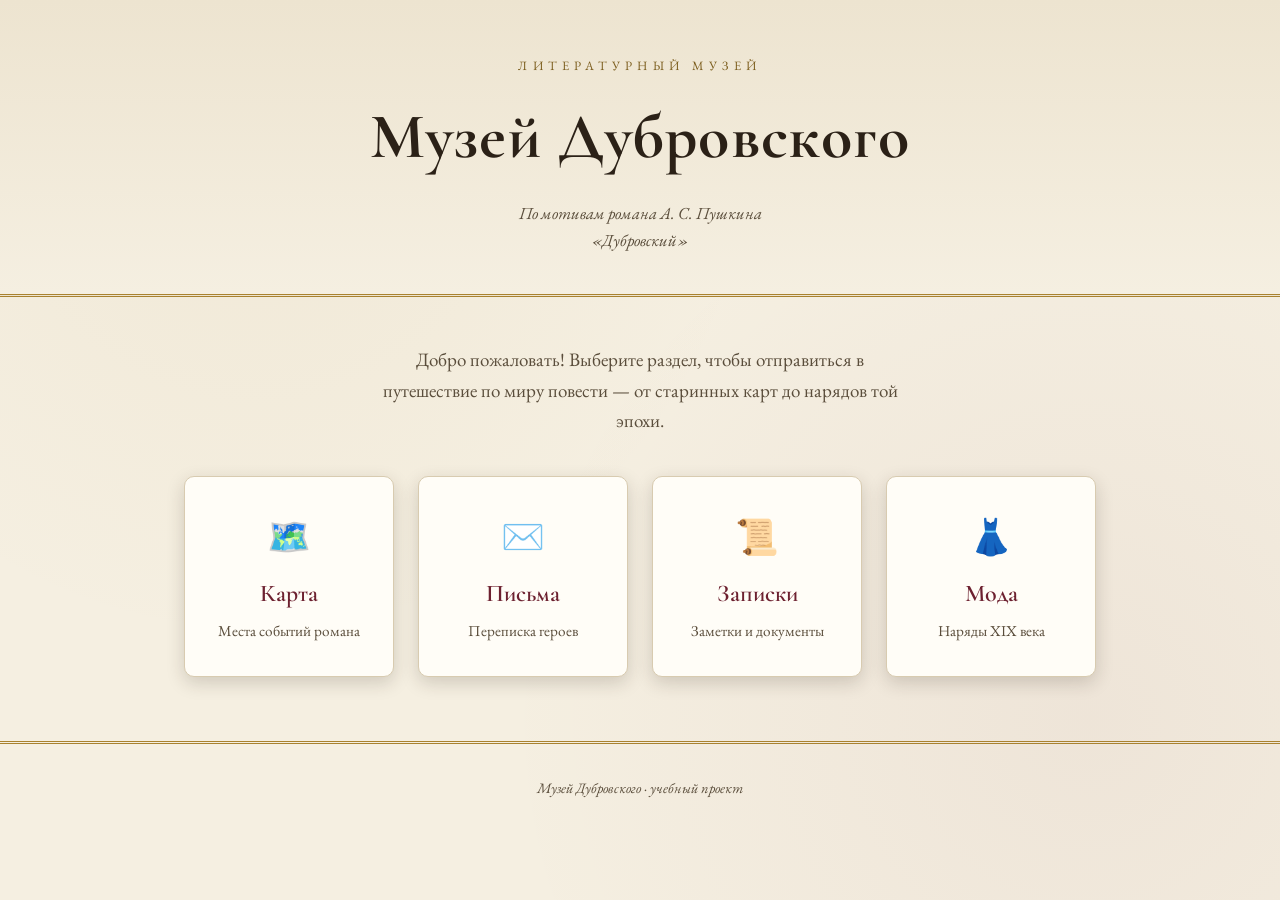
<file: index.html>
<!DOCTYPE html>
<html lang="ru">
<head>
    <meta charset="UTF-8">
    <meta name="viewport" content="width=device-width, initial-scale=1.0">
    <title>Музей Дубровского</title>
    <link rel="stylesheet" href="styles.css">
</head>
<body>
    <header class="site-header">
        <span class="kicker">Литературный музей</span>
        <h1>Музей Дубровского</h1>
        <p class="subtitle">По мотивам романа А.&nbsp;С.&nbsp;Пушкина «Дубровский»</p>
    </header>

    <main class="container">
        <p class="lead">
            Добро пожаловать! Выберите раздел, чтобы отправиться в путешествие
            по миру повести — от старинных карт до нарядов той эпохи.
        </p>

        <nav class="nav-grid">
            <a class="nav-card" href="maps.html">
                <span class="icon">🗺️</span>
                <span class="label">Карта</span>
                <span class="hint">Места событий романа</span>
            </a>
            <a class="nav-card" href="https://google.com">
                <span class="icon">✉️</span>
                <span class="label">Письма</span>
                <span class="hint">Переписка героев</span>
            </a>
            <a class="nav-card" href="https://google.com">
                <span class="icon">📜</span>
                <span class="label">Записки</span>
                <span class="hint">Заметки и документы</span>
            </a>
            <a class="nav-card" href="fashion.html">
                <span class="icon">👗</span>
                <span class="label">Мода</span>
                <span class="hint">Наряды XIX века</span>
            </a>
        </nav>
    </main>

    <footer class="site-footer">
        Музей Дубровского · учебный проект
    </footer>
</body>
</html>
</file>
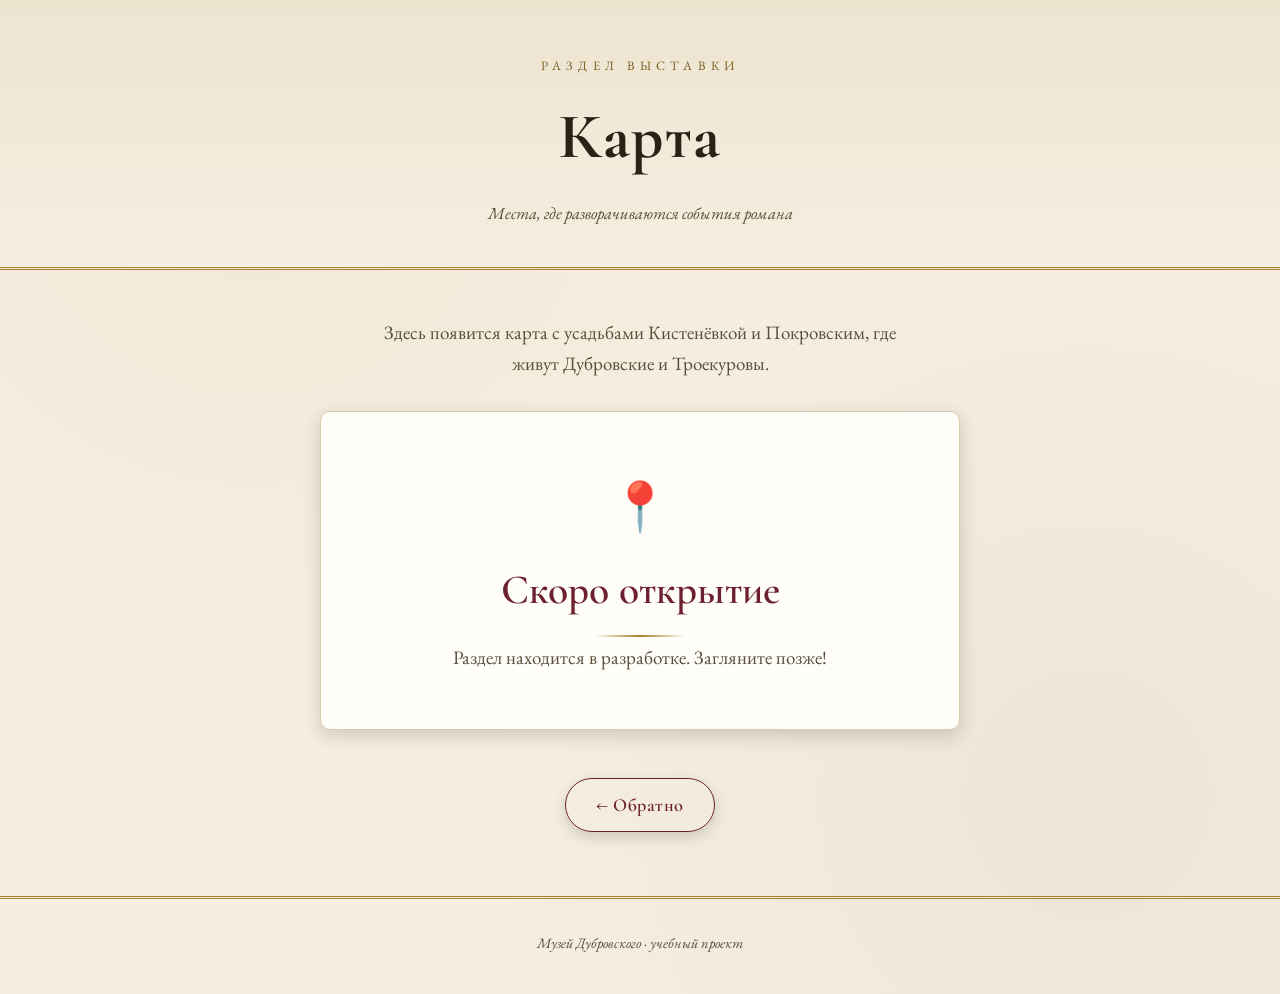
<file: maps.html>
<!DOCTYPE html>
<html lang="ru">
<head>
    <meta charset="UTF-8">
    <meta name="viewport" content="width=device-width, initial-scale=1.0">
    <title>Карта · Музей Дубровского</title>
    <link rel="stylesheet" href="styles.css">
</head>
<body>
    <header class="site-header">
        <span class="kicker">Раздел выставки</span>
        <h1>Карта</h1>
        <p class="subtitle">Места, где разворачиваются события романа</p>
    </header>

    <main class="container">
        <p class="lead">
            Здесь появится карта с усадьбами Кистенёвкой и Покровским,
            где живут Дубровские и Троекуровы.
        </p>

        <div class="map-placeholder">
            <span class="pin">📍</span>
            <h2 class="section-title" style="margin-top:0;">Скоро открытие</h2>
            <p class="lead" style="margin-bottom:0;">
                Раздел находится в разработке. Загляните позже!
            </p>
        </div>

        <div class="btn-row">
            <a class="btn btn--ghost" href="index.html">← Обратно</a>
        </div>
    </main>

    <footer class="site-footer">
        Музей Дубровского · учебный проект
    </footer>
</body>
</html>
</file>
<file: styles.css>
/* ===========================================================
   Музей Дубровского — общая таблица стилей
   Классический «музейный» стиль: тёплая бумага, серифы, золото
   =========================================================== */

@import url('https://fonts.googleapis.com/css2?family=Cormorant+Garamond:wght@400;500;600;700&family=EB+Garamond:ital,wght@0,400;0,500;1,400&display=swap');

:root {
  --paper:      #f5efe1;
  --paper-2:    #ede4d0;
  --ink:        #2b2117;
  --ink-soft:   #5a4d3b;
  --gold:       #a9822f;
  --gold-deep:  #7c5e1e;
  --burgundy:   #6d2130;
  --line:       #d8cbb0;
  --shadow:     rgba(43, 33, 23, 0.18);
}

* { box-sizing: border-box; }

html { scroll-behavior: smooth; }

body {
  margin: 0;
  min-height: 100vh;
  font-family: 'EB Garamond', 'Georgia', 'Times New Roman', serif;
  font-size: 19px;
  line-height: 1.6;
  color: var(--ink);
  background-color: var(--paper);
  background-image:
    radial-gradient(circle at 20% 15%, rgba(169, 130, 47, 0.06), transparent 40%),
    radial-gradient(circle at 85% 80%, rgba(109, 33, 48, 0.05), transparent 45%);
}

/* ---------- Шапка ---------- */
.site-header {
  text-align: center;
  padding: 3.5rem 1.25rem 2.5rem;
  border-bottom: 3px double var(--gold);
  background: linear-gradient(180deg, var(--paper-2), var(--paper));
}

.site-header .kicker {
  display: block;
  font-size: 0.8rem;
  letter-spacing: 0.4em;
  text-transform: uppercase;
  color: var(--gold-deep);
  margin-bottom: 0.6rem;
}

.site-header h1 {
  font-family: 'Cormorant Garamond', serif;
  font-weight: 700;
  font-size: clamp(2.4rem, 6vw, 4rem);
  margin: 0;
  color: var(--ink);
  letter-spacing: 0.02em;
}

.site-header .subtitle {
  margin: 0.75rem auto 0;
  max-width: 40ch;
  color: var(--ink-soft);
  font-style: italic;
  font-size: 1.05rem;
}

/* ---------- Основной блок ---------- */
.container {
  max-width: 960px;
  margin: 0 auto;
  padding: 3rem 1.5rem 4rem;
}

.section-title {
  font-family: 'Cormorant Garamond', serif;
  font-size: clamp(1.8rem, 4vw, 2.6rem);
  font-weight: 600;
  text-align: center;
  color: var(--burgundy);
  margin: 3rem 0 0.35rem;
}

.section-title::after {
  content: "";
  display: block;
  width: 90px;
  height: 2px;
  margin: 0.75rem auto 0;
  background: linear-gradient(90deg, transparent, var(--gold), transparent);
}

.lead {
  text-align: center;
  max-width: 60ch;
  margin: 0 auto 2rem;
  color: var(--ink-soft);
}

/* ---------- Навигация (главная страница) ---------- */
.nav-grid {
  display: grid;
  grid-template-columns: repeat(auto-fit, minmax(210px, 1fr));
  gap: 1.5rem;
  margin-top: 2.5rem;
}

.nav-card {
  display: block;
  text-decoration: none;
  color: var(--ink);
  background: #fffdf7;
  border: 1px solid var(--line);
  border-radius: 10px;
  padding: 2rem 1.5rem;
  text-align: center;
  box-shadow: 0 6px 18px var(--shadow);
  transition: transform 0.18s ease, box-shadow 0.18s ease, border-color 0.18s ease;
}

.nav-card:hover {
  transform: translateY(-5px);
  box-shadow: 0 12px 26px var(--shadow);
  border-color: var(--gold);
}

.nav-card .icon {
  font-size: 2.2rem;
  display: block;
  margin-bottom: 0.6rem;
}

.nav-card .label {
  font-family: 'Cormorant Garamond', serif;
  font-size: 1.5rem;
  font-weight: 600;
  color: var(--burgundy);
}

.nav-card .hint {
  display: block;
  margin-top: 0.35rem;
  font-size: 0.95rem;
  color: var(--ink-soft);
}

/* ---------- Галерея (мода) ---------- */
.gallery {
  display: grid;
  grid-template-columns: repeat(auto-fit, minmax(260px, 1fr));
  gap: 1.75rem;
  margin: 1.5rem 0 1rem;
}

.gallery figure {
  margin: 0;
  background: #fffdf7;
  border: 1px solid var(--line);
  border-radius: 10px;
  overflow: hidden;
  box-shadow: 0 6px 18px var(--shadow);
  transition: transform 0.18s ease, box-shadow 0.18s ease;
}

.gallery figure:hover {
  transform: translateY(-4px);
  box-shadow: 0 12px 26px var(--shadow);
}

.gallery img {
  display: block;
  width: 100%;
  height: 300px;
  object-fit: cover;
  background: var(--paper-2);
}

.gallery figcaption {
  padding: 0.85rem 1rem;
  font-size: 0.95rem;
  font-style: italic;
  color: var(--ink-soft);
  text-align: center;
  border-top: 1px solid var(--line);
}

/* ---------- Заглушка карты ---------- */
.map-placeholder {
  margin: 1rem auto 0;
  max-width: 640px;
  background: #fffdf7;
  border: 1px solid var(--line);
  border-radius: 10px;
  padding: 3.5rem 2rem;
  text-align: center;
  box-shadow: 0 6px 18px var(--shadow);
}

.map-placeholder .pin {
  font-size: 3rem;
  display: block;
  margin-bottom: 0.75rem;
}

/* ---------- Кнопки / ссылки ---------- */
.btn-row {
  text-align: center;
  margin-top: 3rem;
}

.btn {
  display: inline-block;
  text-decoration: none;
  font-family: 'Cormorant Garamond', serif;
  font-size: 1.15rem;
  font-weight: 600;
  letter-spacing: 0.03em;
  color: #fffdf7;
  background: var(--burgundy);
  padding: 0.7rem 1.9rem;
  border-radius: 999px;
  border: 1px solid var(--burgundy);
  box-shadow: 0 5px 14px var(--shadow);
  transition: background 0.18s ease, transform 0.18s ease;
}

.btn:hover {
  background: var(--gold-deep);
  border-color: var(--gold-deep);
  transform: translateY(-2px);
}

.btn--ghost {
  background: transparent;
  color: var(--burgundy);
}

.btn--ghost:hover {
  background: var(--burgundy);
  color: #fffdf7;
}

/* ---------- Подвал ---------- */
.site-footer {
  text-align: center;
  padding: 2rem 1.5rem 2.5rem;
  border-top: 3px double var(--gold);
  color: var(--ink-soft);
  font-size: 0.9rem;
  font-style: italic;
}

/* ---------- Адаптивность ---------- */
@media (max-width: 480px) {
  body { font-size: 18px; }
  .site-header { padding: 2.5rem 1rem 2rem; }
  .gallery img { height: 240px; }
}
</file>
